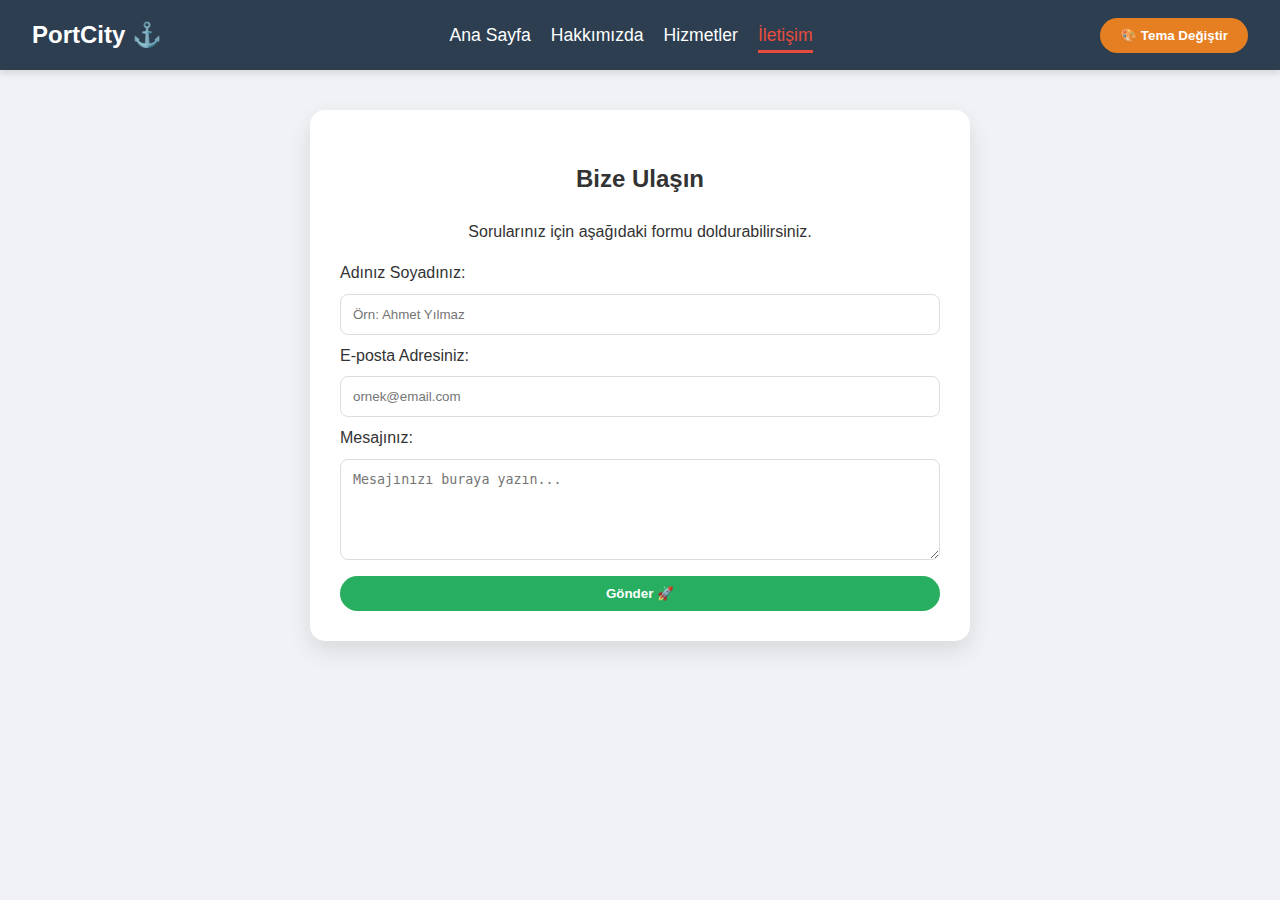
<file: Web Tasarım Final Projesi/contact.html>
<!DOCTYPE html>
<html lang="tr">
<head>
    <meta charset="UTF-8">
    <meta name="viewport" content="width=device-width, initial-scale=1.0">
    <title>PortCity - İletişim</title>
    <link rel="stylesheet" href="style.css">
</head>
<body>

    <nav>
        <div style="color:white; font-weight:bold; font-size:1.5rem;">PortCity ⚓</div>
        <ul>
            <li><a href="index.html">Ana Sayfa</a></li>
            <li><a href="about.html">Hakkımızda</a></li>
            <li><a href="services.html">Hizmetler</a></li>
            <li><a href="contact.html" class="aktif">İletişim</a></li>
        </ul>
        <button id="temaButonu">🎨 Tema Değiştir</button>
    </nav>

    <main>
        <div class="kart" style="max-width: 600px; margin: 0 auto;">
            <h2 style="text-align:center;">Bize Ulaşın</h2>
            <p style="text-align:center;">Sorularınız için aşağıdaki formu doldurabilirsiniz.</p>
            
            <form id="iletisimFormu">
                <label>Adınız Soyadınız:</label>
                <input type="text" id="ad" placeholder="Örn: Ahmet Yılmaz">

                <label>E-posta Adresiniz:</label>
                <input type="email" id="mail" placeholder="ornek@email.com">

                <label>Mesajınız:</label>
                <textarea id="mesaj" rows="5" placeholder="Mesajınızı buraya yazın..."></textarea>

                <button type="submit">Gönder 🚀</button>
            </form>
        </div>
    </main>

    <script src="script.js"></script>
</body>
</html>
</file>
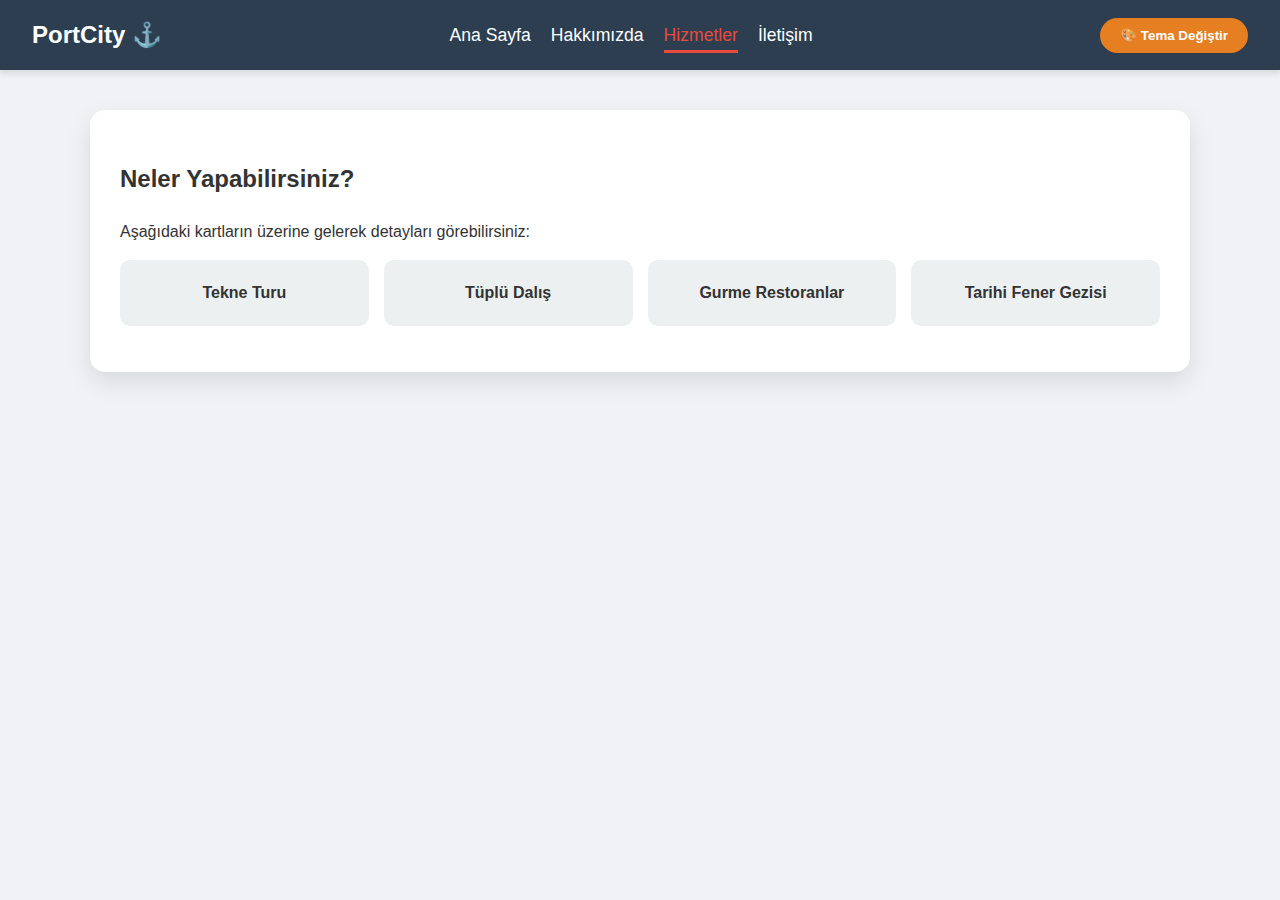
<file: Web Tasarım Final Projesi/services.html>
<!DOCTYPE html>
<html lang="tr">
<head>
    <meta charset="UTF-8">
    <meta name="viewport" content="width=device-width, initial-scale=1.0">
    <title>PortCity - Hizmetler</title>
    <link rel="stylesheet" href="style.css">
</head>
<body>

    <nav>
        <div style="color:white; font-weight:bold; font-size:1.5rem;">PortCity ⚓</div>
        <ul>
            <li><a href="index.html">Ana Sayfa</a></li>
            <li><a href="about.html">Hakkımızda</a></li>
            <li><a href="services.html" class="aktif">Hizmetler</a></li>
            <li><a href="contact.html">İletişim</a></li>
        </ul>
        <button id="temaButonu">🎨 Tema Değiştir</button>
    </nav>

    <main>
        <div class="kart">
            <h2>Neler Yapabilirsiniz?</h2>
            <p>Aşağıdaki kartların üzerine gelerek detayları görebilirsiniz:</p>

            <ul id="aktiviteListesi"></ul>
        </div>
        
        <div id="bilgiKutusu" style="display: none;"></div>
    </main>

    <script src="script.js"></script>
</body>
</html>
</file>
<file: Web Tasarım Final Projesi/style.css>
body {
    font-family: 'Segoe UI', Tahoma, Geneva, Verdana, sans-serif;
    margin: 0;
    padding: 0;
    background-color: #f0f2f5;
    color: #333;
    transition: all 0.5s ease;
    line-height: 1.6;
}

.modal-overlay {
    position: fixed;
    top: 0;
    left: 0;
    width: 100%;
    height: 100%;
    background-color: rgba(0, 0, 0, 0.6);
    backdrop-filter: blur(5px);
    display: flex;
    justify-content: center;
    align-items: center;
    z-index: 1000;
    visibility: hidden;
    opacity: 0;
    transition: opacity 0.3s ease;
}

.modal-overlay.aktif-modal {
    visibility: visible;
    opacity: 1;
}

.modal-kutu {
    background: white;
    padding: 30px;
    border-radius: 15px;
    width: 90%;
    max-width: 400px;
    text-align: center;
    box-shadow: 0 15px 30px rgba(0,0,0,0.3);
    position: relative;
    transform: scale(0.8);
    transition: transform 0.3s ease;
}

.modal-overlay.aktif-modal .modal-kutu {
    transform: scale(1);
}

.kapat-btn {
    position: absolute;
    top: 10px;
    right: 15px;
    font-size: 24px;
    font-weight: bold;
    color: #aaa;
    cursor: pointer;
    transition: color 0.3s;
}

.kapat-btn:hover {
    color: #e74c3c;
}

#tamamBtn {
    background-color: #3498db;
    color: white;
    margin-top: 15px;
    padding: 10px 30px;
}

#tamamBtn:hover {
    background-color: #2980b9;
}

nav {
    background-color: #2c3e50;
    padding: 1rem 2rem;
    display: flex;
    justify-content: space-between;
    align-items: center;
    box-shadow: 0 4px 6px rgba(0,0,0,0.1);
}

nav ul {
    list-style: none;
    padding: 0;
    margin: 0;
    display: flex;
    gap: 20px;
}

nav a {
    text-decoration: none;
    color: white;
    font-weight: 500;
    font-size: 1.1rem;
    padding-bottom: 5px;
    transition: 0.3s;
}

nav a.aktif {
    border-bottom: 3px solid #e74c3c;
    color: #e74c3c !important;
}

button {
    cursor: pointer;
    border: none;
    padding: 10px 20px;
    border-radius: 20px;
    font-weight: bold;
    transition: transform 0.2s;
}

button:hover {
    transform: scale(1.05);
}

#temaButonu { 
    background-color: #e67e22; 
    color: white; 
}

body.tema-koyu { 
    background-color: #1a1a1a; 
    color: #e0e0e0; 
}

body.tema-koyu nav { 
    background-color: #000; 
}

body.tema-koyu .kart, 
body.tema-koyu .modal-kutu { 
    background-color: #2d2d2d; 
    color: white; 
}

body.tema-doga { 
    background-color: #e8f5e9; 
    color: #1b5e20; 
}

body.tema-doga nav { 
    background-color: #2e7d32; 
}

body.tema-doga button { 
    background-color: #81c784; 
    color: #003300; 
}

main { 
    max-width: 1100px; 
    margin: 40px auto; 
    padding: 0 20px; 
}

.kart { 
    background: white; 
    padding: 30px; 
    border-radius: 15px; 
    box-shadow: 0 10px 25px rgba(0,0,0,0.1); 
    margin-bottom: 30px; 
    transition: 0.5s; 
}

.etkilesimli-resim { 
    width: 100%; 
    max-width: 600px; 
    border-radius: 10px; 
    cursor: pointer; 
    transition: transform 0.5s cubic-bezier(0.25, 0.46, 0.45, 0.94); 
    display: block; 
    margin: 20px auto; 
}

.buyumus { 
    transform: scale(1.2); 
    box-shadow: 0 20px 40px rgba(0,0,0,0.3); 
    z-index: 10; 
    position: relative; 
}

.begen-alani { 
    text-align: center; 
    background: linear-gradient(135deg, #667eea 0%, #764ba2 100%); 
    color: white; 
    padding: 40px; 
    border-radius: 15px; 
}

#begenBtn { 
    background-color: white; 
    color: #764ba2; 
    font-size: 1.2rem; 
    margin-top: 10px; 
}

.hakkinda-container { 
    display: flex; 
    align-items: center; 
    gap: 30px; 
}

.hakkinda-img { 
    flex: 1; 
    width: 100%; 
    border-radius: 10px; 
}

.hakkinda-text { 
    flex: 1; 
}

#aktiviteListesi { 
    display: grid; 
    grid-template-columns: repeat(auto-fit, minmax(200px, 1fr)); 
    gap: 15px; 
    list-style: none; 
    padding: 0; 
}

#aktiviteListesi li { 
    background: #ecf0f1; 
    padding: 20px; 
    border-radius: 10px; 
    text-align: center; 
    font-weight: bold; 
    cursor: help; 
    transition: 0.3s; 
    color: #333; 
}

#aktiviteListesi li:hover { 
    background: #3498db; 
    color: white; 
    transform: translateY(-5px); 
}

#bilgiKutusu { 
    position: fixed; 
    bottom: 20px; 
    right: 20px; 
    background-color: #2c3e50; 
    color: white; 
    padding: 15px 25px; 
    border-radius: 50px; 
    box-shadow: 0 5px 15px rgba(0,0,0,0.3); 
    font-size: 1.1rem; 
    animation: slideIn 0.3s ease; 
}

@keyframes slideIn { 
    from { transform: translateY(100px); opacity: 0; } 
    to { transform: translateY(0); opacity: 1; } 
}

input, textarea { 
    width: 100%; 
    padding: 12px; 
    margin: 8px 0; 
    border: 1px solid #ddd; 
    border-radius: 8px; 
    box-sizing: border-box; 
}

button[type="submit"] { 
    background-color: #27ae60; 
    color: white; 
    width: 100%; 
}
</file>
